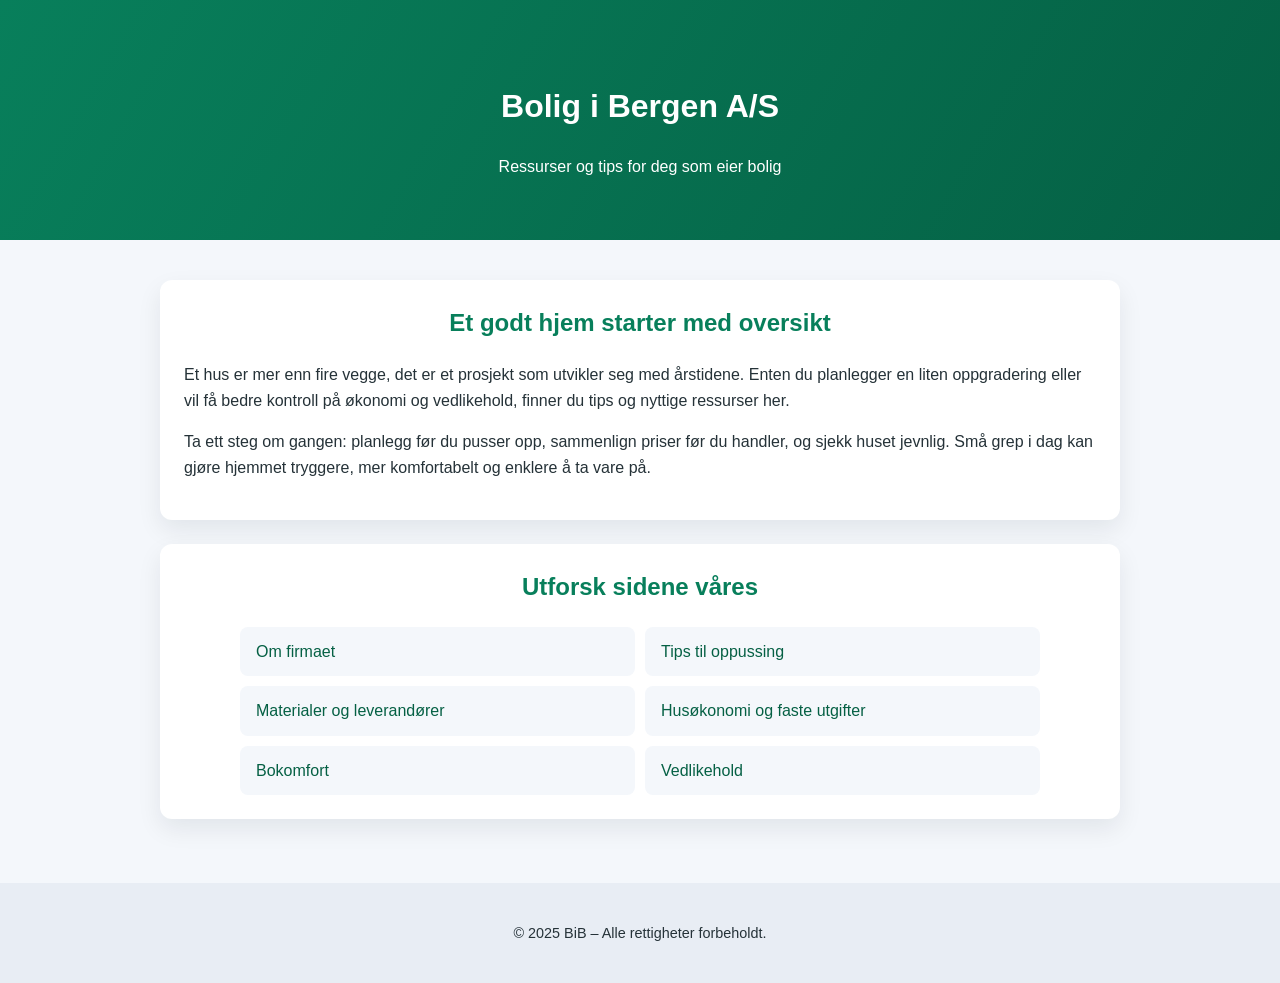
<file: nettsted/index.html>
<!DOCTYPE html>
<html lang="nb">
<head>
  <meta charset="UTF-8">
  <meta name="viewport" content="width=device-width, initial-scale=1">
  <title>Bolig i Bergen – Hjem</title>
  <link rel="stylesheet" href="css/index/styles.css" type="text/css">
</head>
<body>
  <header>
    <h1>Bolig i Bergen A/S</h1>
    <p>Ressurser og tips for deg som eier bolig</p>
  </header>
  <main>
    <section>
      <h2>Et godt hjem starter med oversikt</h2>
      <p>Et hus er mer enn fire vegge, det er et prosjekt som utvikler seg med årstidene. Enten du planlegger en liten oppgradering eller vil få bedre kontroll på økonomi og vedlikehold, finner du tips og nyttige ressurser her.</p>
      <p>Ta ett steg om gangen: planlegg før du pusser opp, sammenlign priser før du handler, og sjekk huset jevnlig. Små grep i dag kan gjøre hjemmet tryggere, mer komfortabelt og enklere å ta vare på.</p>
    </section>
    <section>
      <h2>Utforsk sidene våres</h2>
      <ul class="page-list">
        <li><a href="1/index.html">Om firmaet</a></li>
        <li><a href="2/index.html">Tips til oppussing</a></li>
        <li><a href="3/index.html">Materialer og leverandører</a></li>
        <li><a href="4/index.html">Husøkonomi og faste utgifter</a></li>
        <li><a href="5/index.html">Bokomfort</a></li>
        <li><a href="6/index.html">Vedlikehold</a></li>
      </ul>
    </section>
  </main>
  <footer>
    <p>&copy; 2025 BiB – Alle rettigheter forbeholdt.</p>
  </footer>
</body>
</html>
</file>
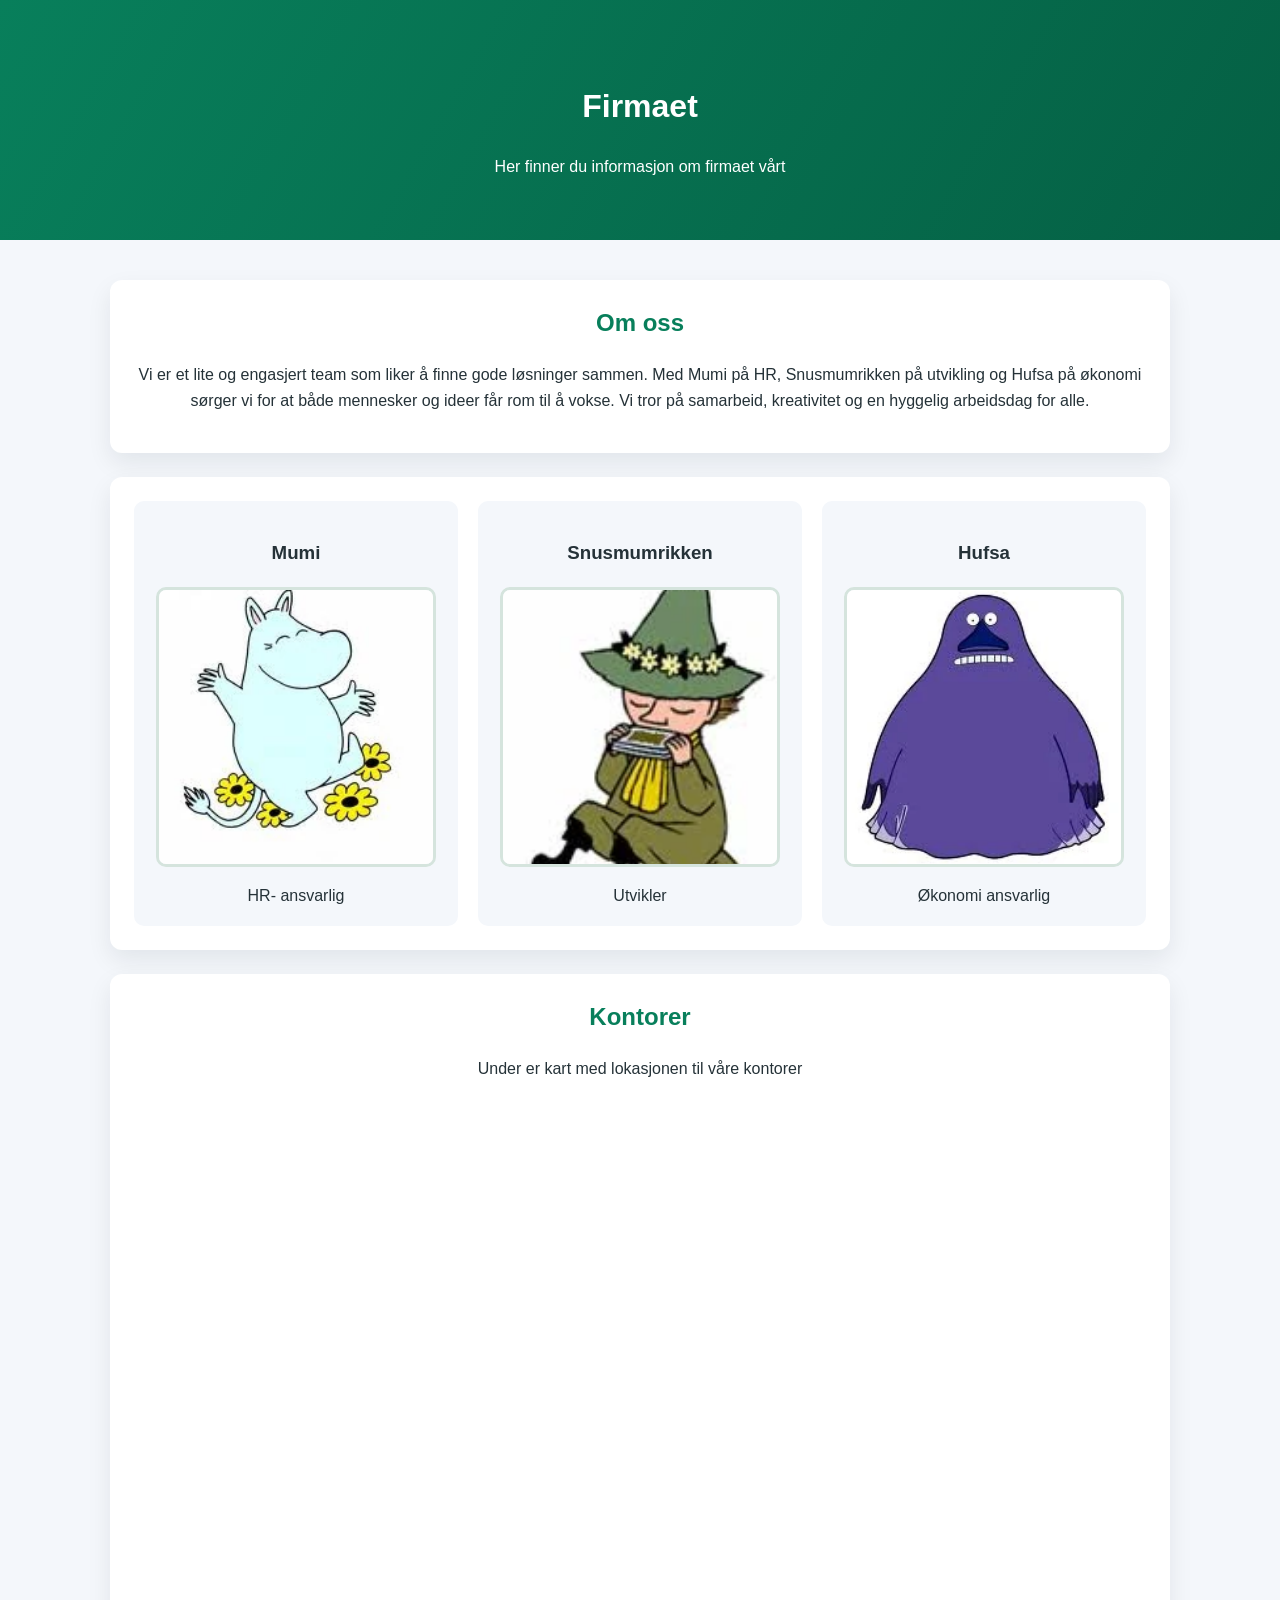
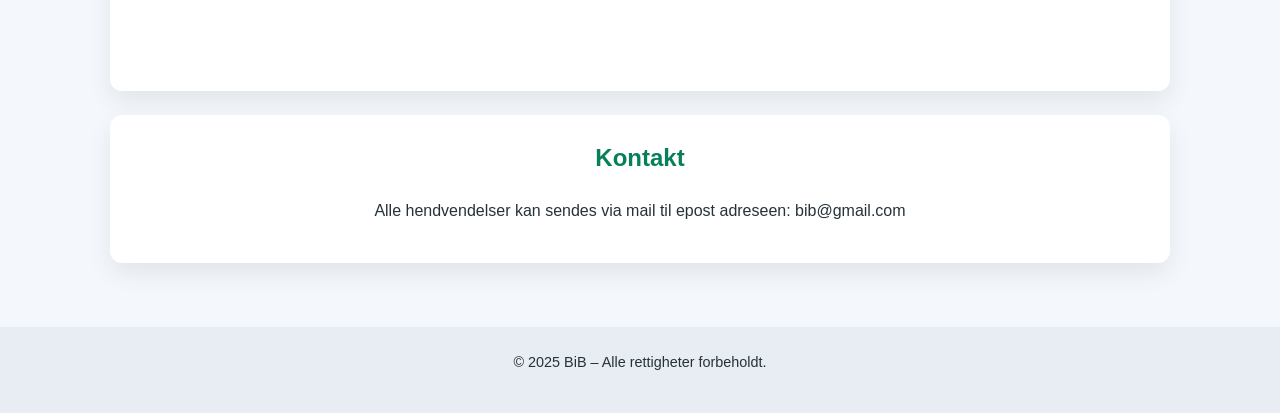
<file: nettsted/1/index.html>
<!DOCTYPE html>
<html lang="en">
<head>
  <meta charset="UTF-8">
  <meta name="viewport" content="width=device-width, initial-scale=1">
  <title>Firmaet</title>
  <link rel="stylesheet" href="../css/1/styles.css" type="text/css">
</head>

<body>
    <header>
      <h1>Firmaet</h1>
      <p>Her finner du informasjon om firmaet vårt</p>
    </header>
  <main>
    <section class="info">
      <h2>Om oss</h2>
      <p>Vi er et lite og engasjert team som liker å finne gode løsninger sammen. Med Mumi på HR, Snusmumrikken på utvikling og Hufsa på økonomi sørger vi for at både mennesker og ideer får rom til å vokse. Vi tror på samarbeid, kreativitet og en hyggelig arbeidsdag for alle.</p>
    </section>
    <section class="ansatte">
      <div class="mumi">
        <h3>Mumi</h3>
        <img src="../images/1/mumi.jpeg" alt="mummi">
        <p>HR- ansvarlig</p>
      </div>
      <div class="snus">
        <h3>Snusmumrikken</h3>
        <img src="../images/1/snus.jpg" alt="snus">
        <p>Utvikler</p>
      </div>
      <div>
        <h3>Hufsa</h3>
        <img src="../images/1/hufsa.jpeg" alt="hufsa">
        <p>Økonomi ansvarlig</p>
      </div>
    </section>
    <section class="kontorer">
      <h2>Kontorer</h2>
      <p>Under er kart med lokasjonen til våre kontorer</p>
      <div style="position:relative;padding-bottom:56.25%;height:250px;overflow:hidden;max-width:50%;margin:0 auto;border-radius:8px;">
        <iframe src="https://maps.google.com/maps?q=hvl%20bergen&t=m&z=15&ie=UTF8&iwloc=B&output=embed" style="position:absolute;top:0;left:0;width:100%;height:100%;border:0;" allowfullscreen loading="lazy" referrerpolicy="no-referrer-when-downgrade"></iframe>
      </div>
    </section>
    <section class="kontakt">
      <h2>Kontakt</h2>
      <p>Alle hendvendelser kan sendes via mail til epost adreseen: bib@gmail.com</p>
    </section>
  </main>

	<footer>
		<p>&copy; 2025 BiB – Alle rettigheter forbeholdt.</p>
	</footer>
</body> 

</html>
</file>
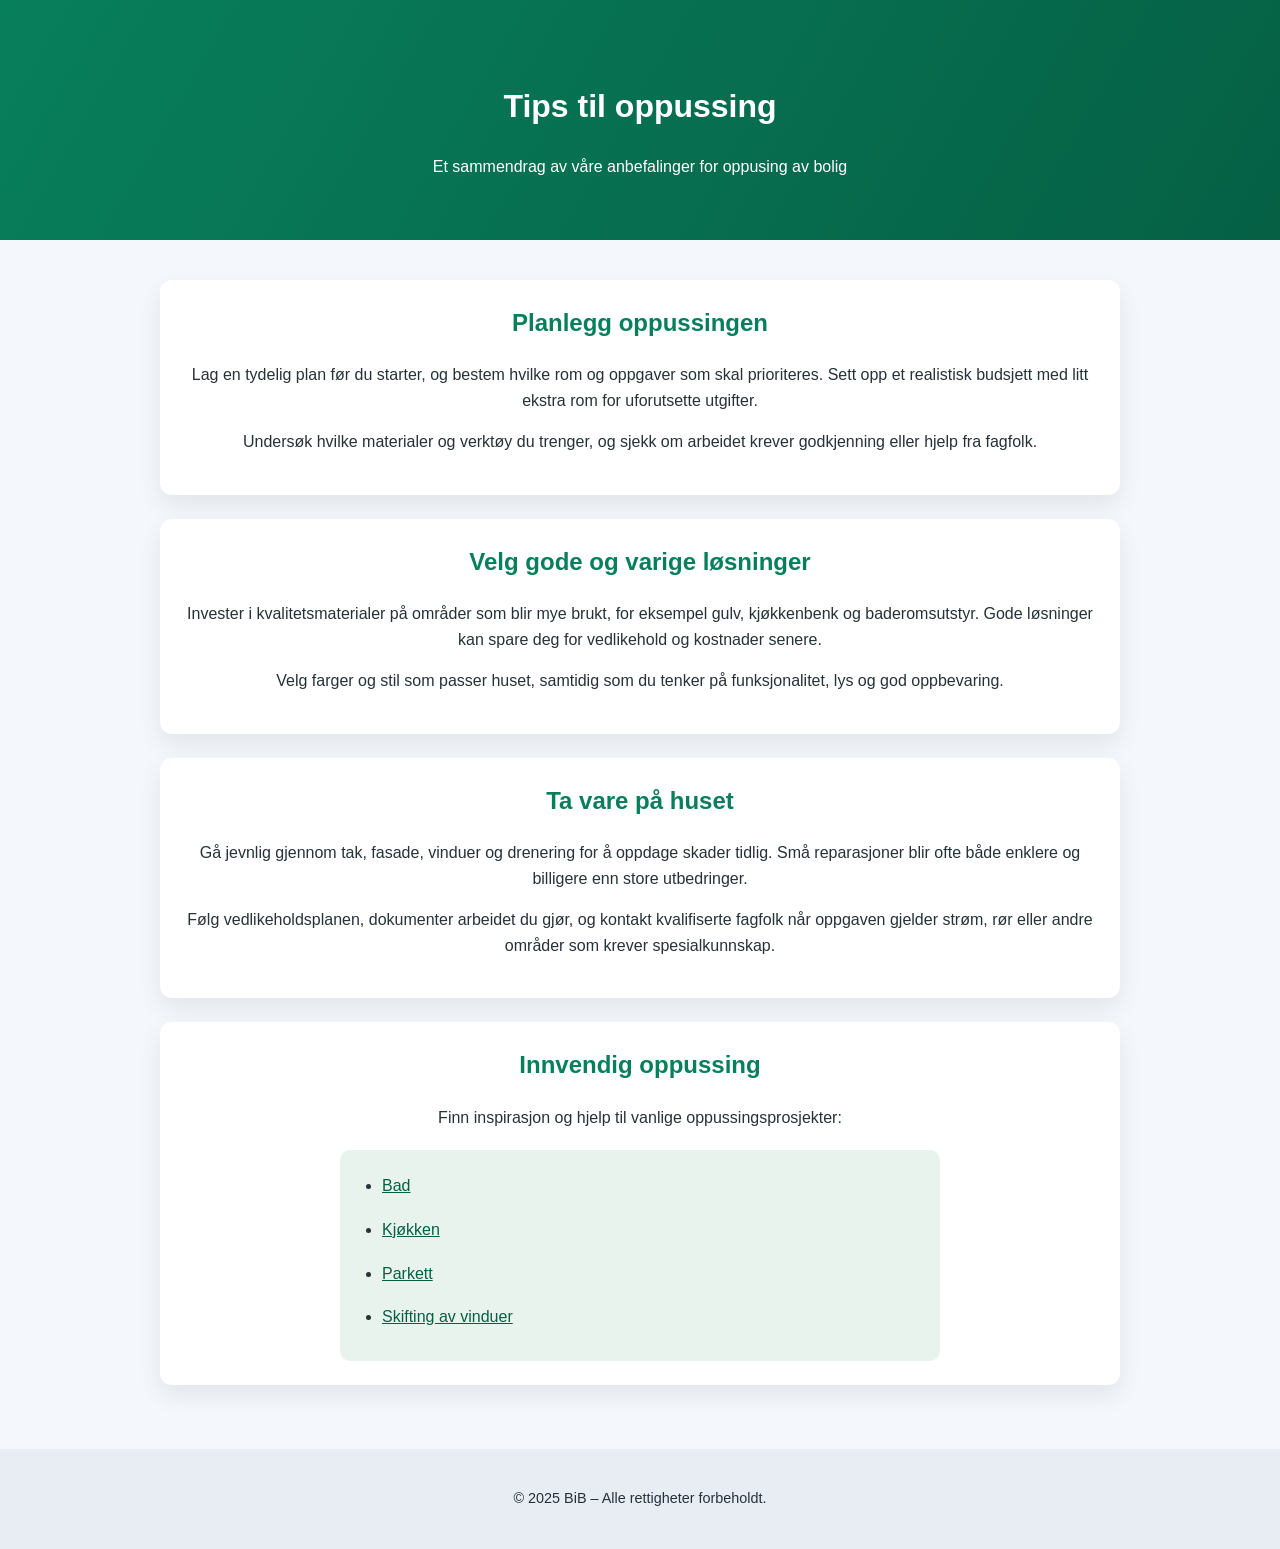
<file: nettsted/2/index.html>
<!DOCTYPE html>
<html lang="nb">
<head>
  <meta charset="UTF-8">
  <meta name="viewport" content="width=device-width, initial-scale=1">
  <title>Oppussing</title>
  <link rel="stylesheet" href="../css/2/styles.css" type="text/css">
</head>
<body>
	  <header>
		<h1>Tips til oppussing</h1>
		<p>Et sammendrag av våre anbefalinger for oppusing av bolig</p>
	</header>
	<main>

		<div>
			<h2>Planlegg oppussingen</h2>
			<p>Lag en tydelig plan før du starter, og bestem hvilke rom og oppgaver som skal prioriteres. Sett opp et realistisk budsjett med litt ekstra rom for uforutsette utgifter.</p>
			<p>Undersøk hvilke materialer og verktøy du trenger, og sjekk om arbeidet krever godkjenning eller hjelp fra fagfolk.</p>
		</div>

		<div>
			<h2>Velg gode og varige løsninger</h2>
			<p>Invester i kvalitetsmaterialer på områder som blir mye brukt, for eksempel gulv, kjøkkenbenk og baderomsutstyr. Gode løsninger kan spare deg for vedlikehold og kostnader senere.</p>
			<p>Velg farger og stil som passer huset, samtidig som du tenker på funksjonalitet, lys og god oppbevaring.</p>
		</div>

		<div>
			<h2>Ta vare på huset</h2>
			<p>Gå jevnlig gjennom tak, fasade, vinduer og drenering for å oppdage skader tidlig. Små reparasjoner blir ofte både enklere og billigere enn store utbedringer.</p>
			<p>Følg vedlikeholdsplanen, dokumenter arbeidet du gjør, og kontakt kvalifiserte fagfolk når oppgaven gjelder strøm, rør eller andre områder som krever spesialkunnskap.</p>
		</div>
		<section class="renovation-links">
			<h2>Innvendig oppussing</h2>
			<p>Finn inspirasjon og hjelp til vanlige oppussingsprosjekter:</p>
			<ul>
				<li><a href="https://bergenbadrenovering.no/" target="_blank" rel="noopener noreferrer">Bad</a></li>
				<li><a href="https://www.bergenoi.no/hjem/oppussing-kjokken/" target="_blank" rel="noopener noreferrer">Kjøkken</a></li>
				<li><a href="https://www.parkettservice.no/" target="_blank" rel="noopener noreferrer">Parkett</a></li>
				<li><a href="https://oppussingbergen.no/bytte-vinduer-en-investering-i-bokomfort-og-energisparing/" target="_blank" rel="noopener noreferrer">Skifting av vinduer</a></li>
			</ul>
		</section>
	</main>

	<footer>
		<p>&copy; 2025 BiB – Alle rettigheter forbeholdt.</p>
	</footer>
</body>
</html>
</file>
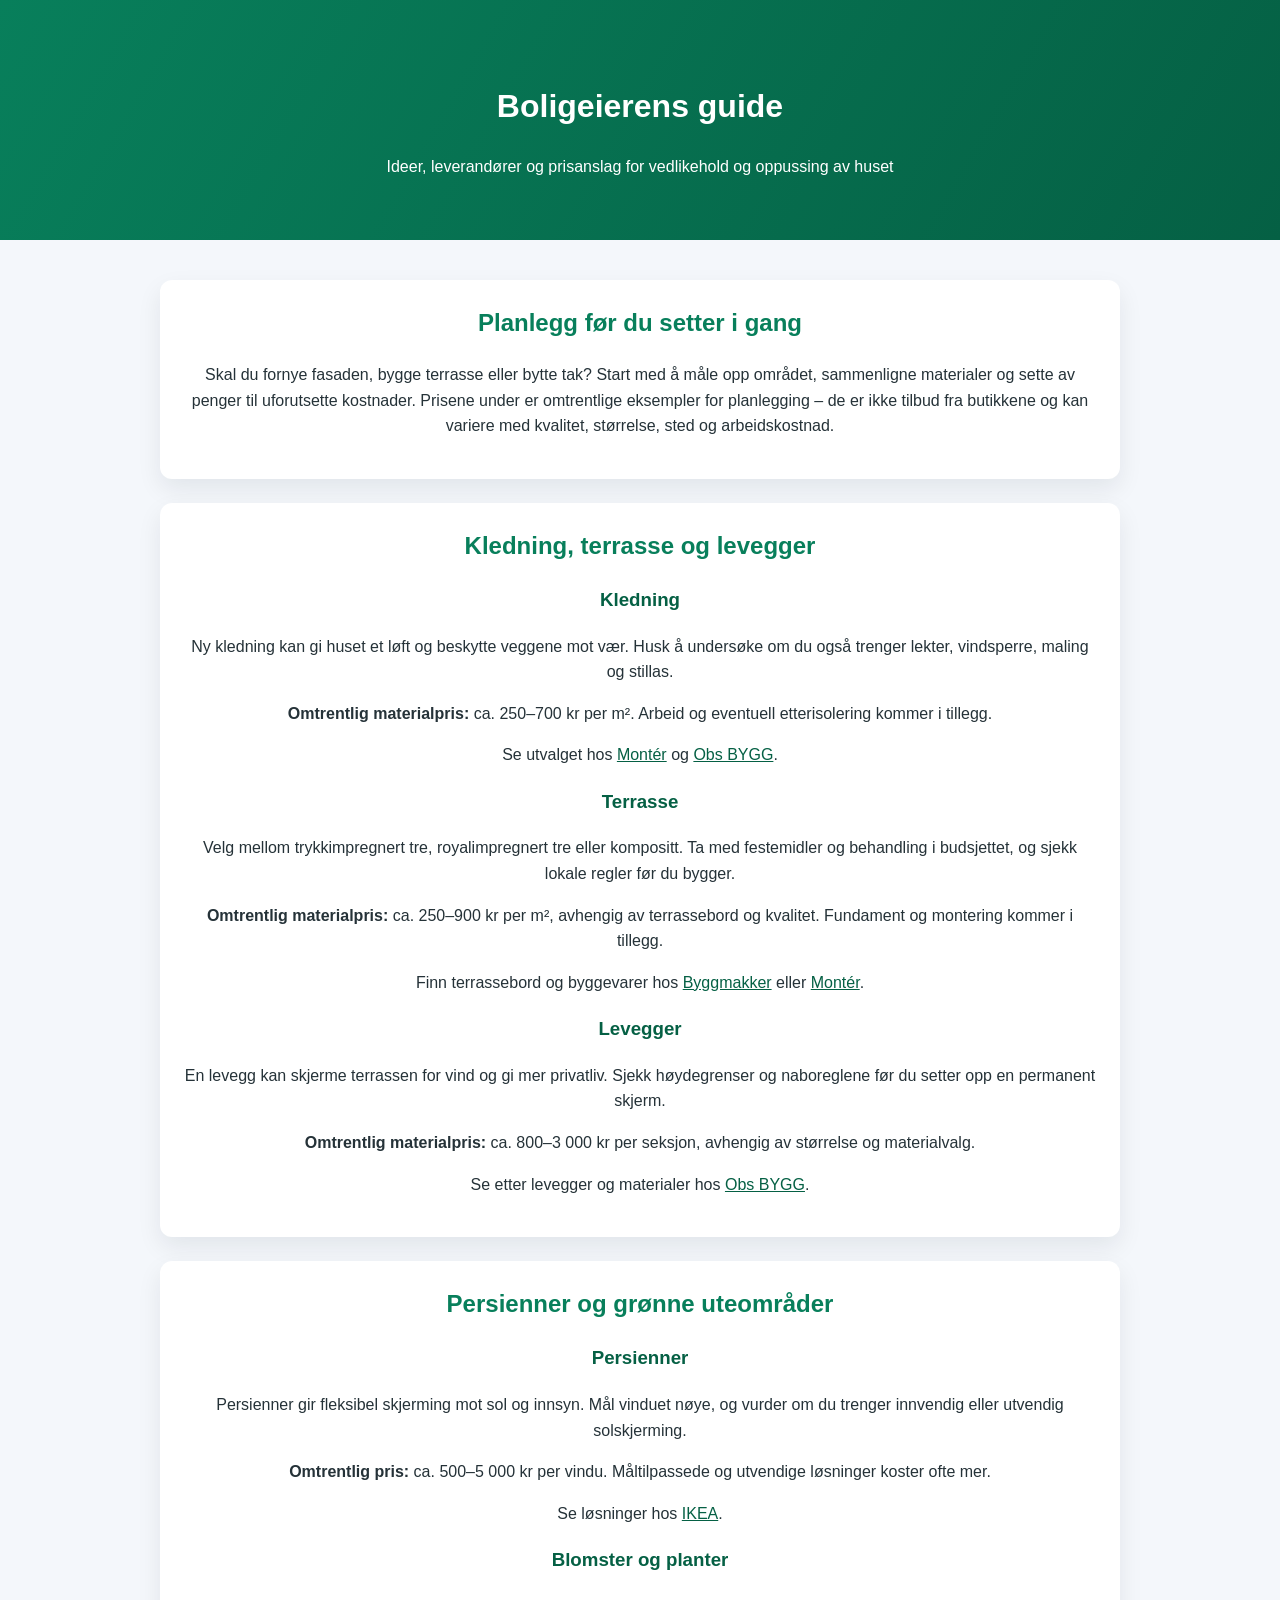
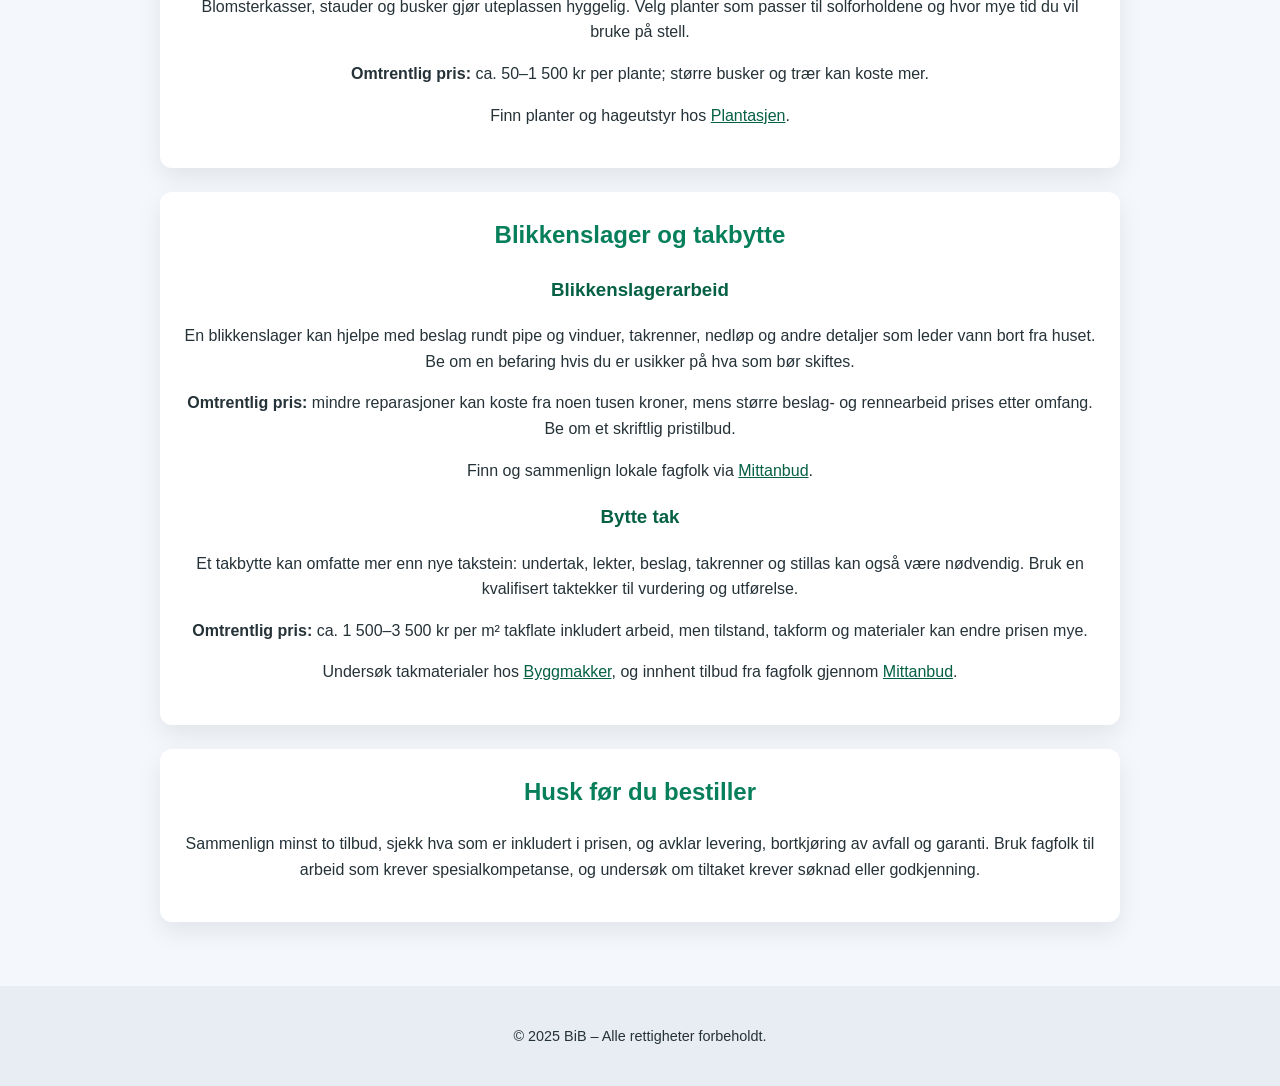
<file: nettsted/3/index.html>
<!DOCTYPE html>
<html lang="nb">
<head>
  <meta charset="UTF-8">
  <meta name="viewport" content="width=device-width, initial-scale=1">
  <title>Boligeierens guide</title>
  <link rel="stylesheet" href="../css/3/styles.css" type="text/css">
</head>
<body>
  <header>
    <h1>Boligeierens guide</h1>
    <p>Ideer, leverandører og prisanslag for vedlikehold og oppussing av huset</p>
  </header>
  <main>
    <section>
      <h2>Planlegg før du setter i gang</h2>
      <p>Skal du fornye fasaden, bygge terrasse eller bytte tak? Start med å måle opp området, sammenligne materialer og sette av penger til uforutsette kostnader. Prisene under er omtrentlige eksempler for planlegging – de er ikke tilbud fra butikkene og kan variere med kvalitet, størrelse, sted og arbeidskostnad.</p>
    </section>

    <section>
      <h2>Kledning, terrasse og levegger</h2>
      <h3>Kledning</h3>
      <p>Ny kledning kan gi huset et løft og beskytte veggene mot vær. Husk å undersøke om du også trenger lekter, vindsperre, maling og stillas.</p>
      <p><strong>Omtrentlig materialpris:</strong> ca. 250–700 kr per m². Arbeid og eventuell etterisolering kommer i tillegg.</p>
      <p>Se utvalget hos <a href="https://www.monter.no/" target="_blank" rel="noopener noreferrer">Montér</a> og <a href="https://www.obsbygg.no/" target="_blank" rel="noopener noreferrer">Obs BYGG</a>.</p>

      <h3>Terrasse</h3>
      <p>Velg mellom trykkimpregnert tre, royalimpregnert tre eller kompositt. Ta med festemidler og behandling i budsjettet, og sjekk lokale regler før du bygger.</p>
      <p><strong>Omtrentlig materialpris:</strong> ca. 250–900 kr per m², avhengig av terrassebord og kvalitet. Fundament og montering kommer i tillegg.</p>
      <p>Finn terrassebord og byggevarer hos <a href="https://www.byggmakker.no/" target="_blank" rel="noopener noreferrer">Byggmakker</a> eller <a href="https://www.monter.no/" target="_blank" rel="noopener noreferrer">Montér</a>.</p>

      <h3>Levegger</h3>
      <p>En levegg kan skjerme terrassen for vind og gi mer privatliv. Sjekk høydegrenser og naboreglene før du setter opp en permanent skjerm.</p>
      <p><strong>Omtrentlig materialpris:</strong> ca. 800–3 000 kr per seksjon, avhengig av størrelse og materialvalg.</p>
      <p>Se etter levegger og materialer hos <a href="https://www.obsbygg.no/" target="_blank" rel="noopener noreferrer">Obs BYGG</a>.</p>
    </section>

    <section>
      <h2>Persienner og grønne uteområder</h2>
      <h3>Persienner</h3>
      <p>Persienner gir fleksibel skjerming mot sol og innsyn. Mål vinduet nøye, og vurder om du trenger innvendig eller utvendig solskjerming.</p>
      <p><strong>Omtrentlig pris:</strong> ca. 500–5 000 kr per vindu. Måltilpassede og utvendige løsninger koster ofte mer.</p>
      <p>Se løsninger hos <a href="https://www.ikea.com/no/no/cat/gardiner-persienner-10700/" target="_blank" rel="noopener noreferrer">IKEA</a>.</p>

      <h3>Blomster og planter</h3>
      <p>Blomsterkasser, stauder og busker gjør uteplassen hyggelig. Velg planter som passer til solforholdene og hvor mye tid du vil bruke på stell.</p>
      <p><strong>Omtrentlig pris:</strong> ca. 50–1 500 kr per plante; større busker og trær kan koste mer.</p>
      <p>Finn planter og hageutstyr hos <a href="https://www.plantasjen.no/" target="_blank" rel="noopener noreferrer">Plantasjen</a>.</p>
    </section>

    <section>
      <h2>Blikkenslager og takbytte</h2>
      <h3>Blikkenslagerarbeid</h3>
      <p>En blikkenslager kan hjelpe med beslag rundt pipe og vinduer, takrenner, nedløp og andre detaljer som leder vann bort fra huset. Be om en befaring hvis du er usikker på hva som bør skiftes.</p>
      <p><strong>Omtrentlig pris:</strong> mindre reparasjoner kan koste fra noen tusen kroner, mens større beslag- og rennearbeid prises etter omfang. Be om et skriftlig pristilbud.</p>
      <p>Finn og sammenlign lokale fagfolk via <a href="https://mittanbud.no/" target="_blank" rel="noopener noreferrer">Mittanbud</a>.</p>

      <h3>Bytte tak</h3>
      <p>Et takbytte kan omfatte mer enn nye takstein: undertak, lekter, beslag, takrenner og stillas kan også være nødvendig. Bruk en kvalifisert taktekker til vurdering og utførelse.</p>
      <p><strong>Omtrentlig pris:</strong> ca. 1 500–3 500 kr per m² takflate inkludert arbeid, men tilstand, takform og materialer kan endre prisen mye.</p>
      <p>Undersøk takmaterialer hos <a href="https://www.byggmakker.no/" target="_blank" rel="noopener noreferrer">Byggmakker</a>, og innhent tilbud fra fagfolk gjennom <a href="https://mittanbud.no/" target="_blank" rel="noopener noreferrer">Mittanbud</a>.</p>
    </section>

    <section>
      <h2>Husk før du bestiller</h2>
      <p>Sammenlign minst to tilbud, sjekk hva som er inkludert i prisen, og avklar levering, bortkjøring av avfall og garanti. Bruk fagfolk til arbeid som krever spesialkompetanse, og undersøk om tiltaket krever søknad eller godkjenning.</p>
    </section>
  </main>
  <footer>
    <p>&copy; 2025 BiB – Alle rettigheter forbeholdt.</p>
  </footer>
</body>
</html>
</file>
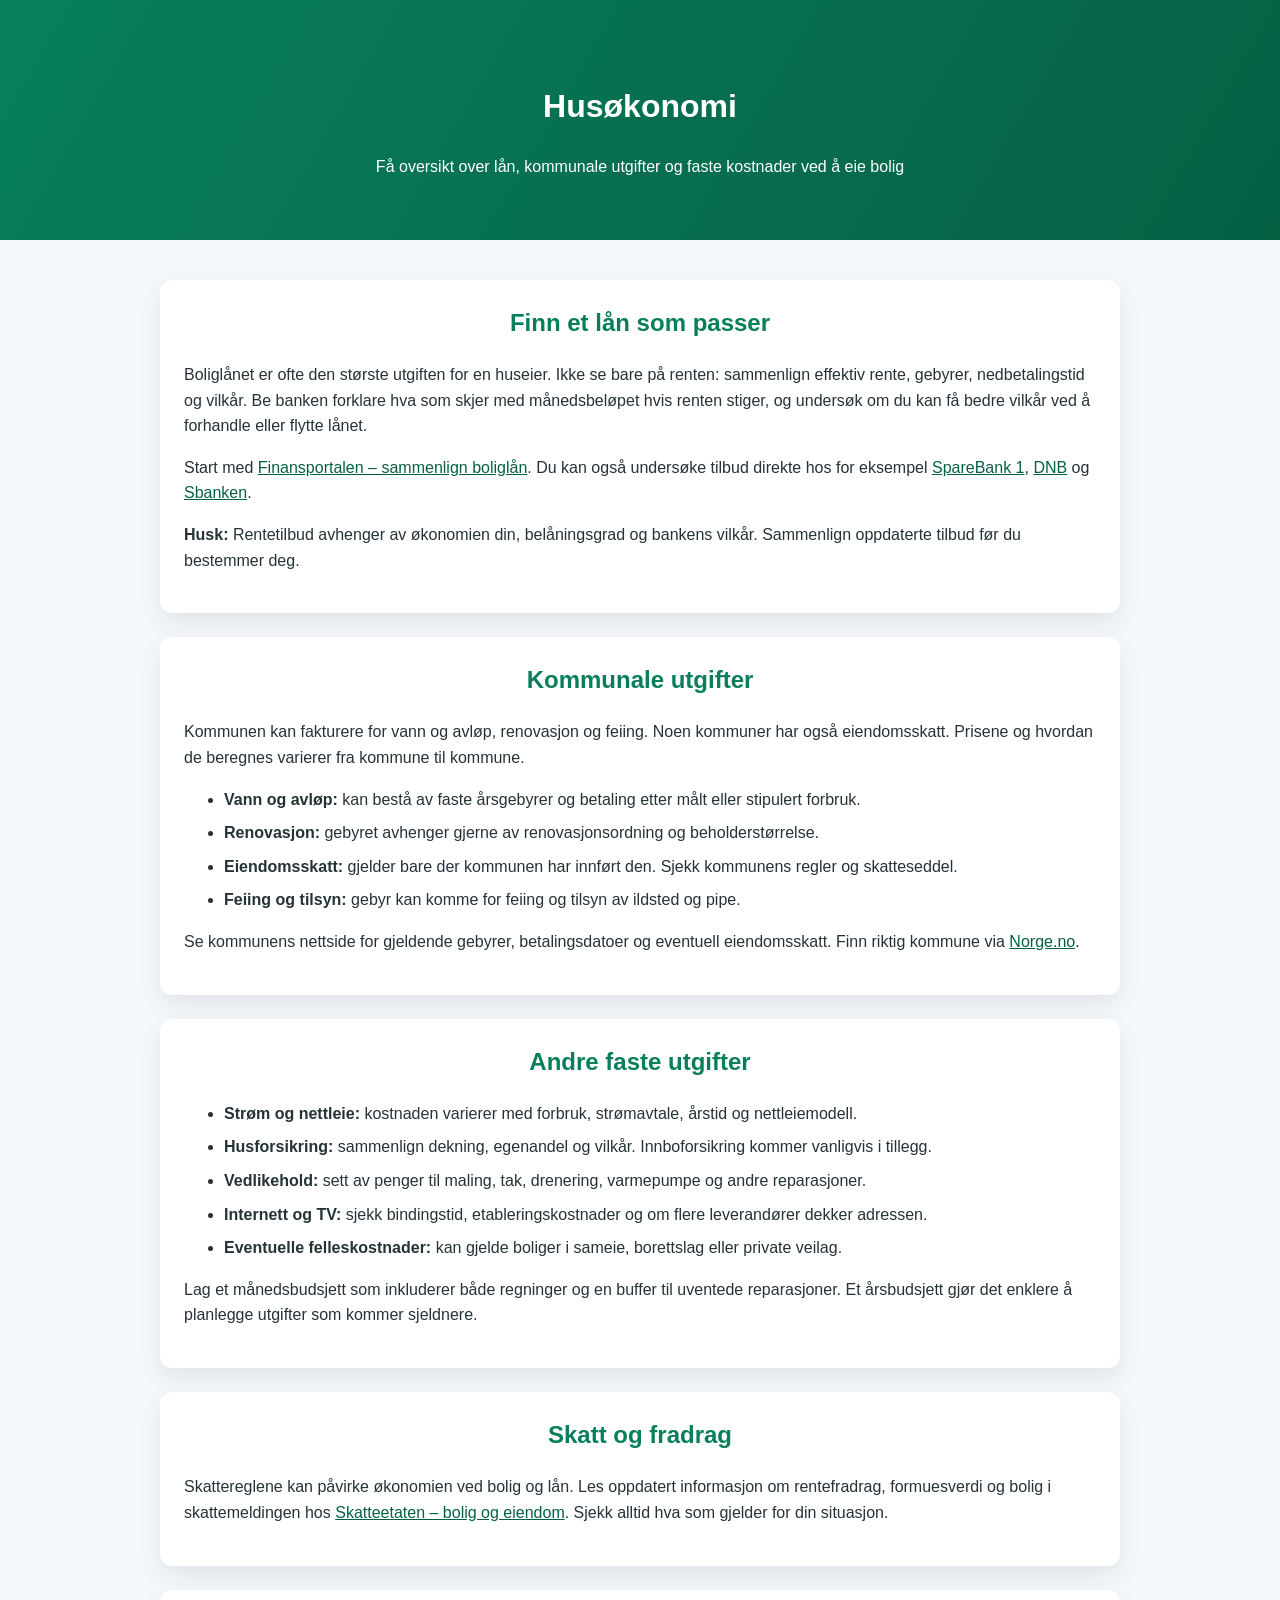
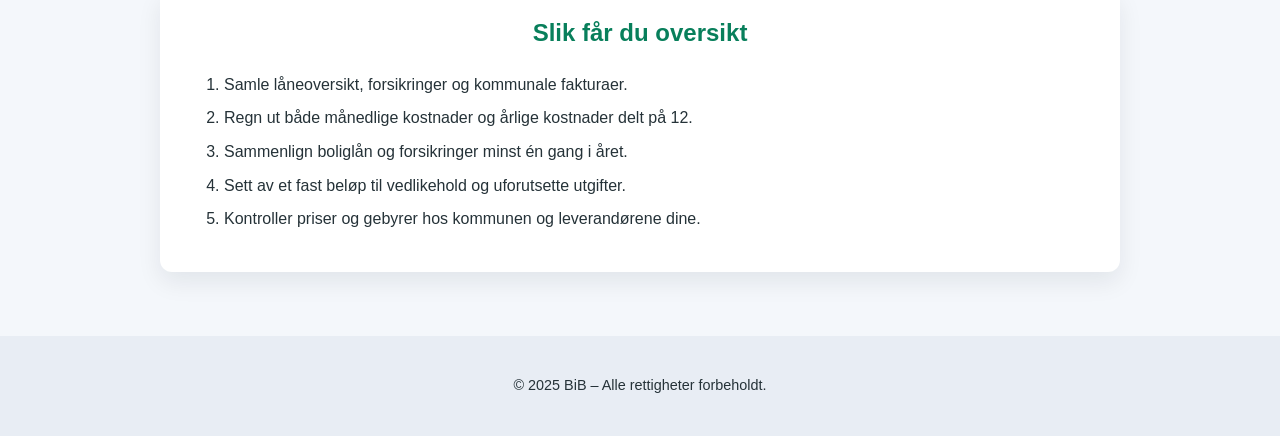
<file: nettsted/4/index.html>
<!DOCTYPE html>
<html lang="nb">
<head>
  <meta charset="UTF-8">
  <meta name="viewport" content="width=device-width, initial-scale=1">
  <title>Husøkonomi</title>
  <link rel="stylesheet" href="../css/4/styles.css" type="text/css">
</head>
<body>
  <header>
    <h1>Husøkonomi</h1>
    <p>Få oversikt over lån, kommunale utgifter og faste kostnader ved å eie bolig</p>
  </header>
  <main>
    <section>
      <h2>Finn et lån som passer</h2>
      <p>Boliglånet er ofte den største utgiften for en huseier. Ikke se bare på renten: sammenlign effektiv rente, gebyrer, nedbetalingstid og vilkår. Be banken forklare hva som skjer med månedsbeløpet hvis renten stiger, og undersøk om du kan få bedre vilkår ved å forhandle eller flytte lånet.</p>
      <p>Start med <a href="https://www.finansportalen.no/bank/boliglan/" target="_blank" rel="noopener noreferrer">Finansportalen – sammenlign boliglån</a>. Du kan også undersøke tilbud direkte hos for eksempel <a href="https://www.sparebank1.no/" target="_blank" rel="noopener noreferrer">SpareBank 1</a>, <a href="https://www.dnb.no/" target="_blank" rel="noopener noreferrer">DNB</a> og <a href="https://www.sbanken.no/" target="_blank" rel="noopener noreferrer">Sbanken</a>.</p>
      <p><strong>Husk:</strong> Rentetilbud avhenger av økonomien din, belåningsgrad og bankens vilkår. Sammenlign oppdaterte tilbud før du bestemmer deg.</p>
    </section>

    <section>
      <h2>Kommunale utgifter</h2>
      <p>Kommunen kan fakturere for vann og avløp, renovasjon og feiing. Noen kommuner har også eiendomsskatt. Prisene og hvordan de beregnes varierer fra kommune til kommune.</p>
      <ul>
        <li><strong>Vann og avløp:</strong> kan bestå av faste årsgebyrer og betaling etter målt eller stipulert forbruk.</li>
        <li><strong>Renovasjon:</strong> gebyret avhenger gjerne av renovasjonsordning og beholderstørrelse.</li>
        <li><strong>Eiendomsskatt:</strong> gjelder bare der kommunen har innført den. Sjekk kommunens regler og skatteseddel.</li>
        <li><strong>Feiing og tilsyn:</strong> gebyr kan komme for feiing og tilsyn av ildsted og pipe.</li>
      </ul>
      <p>Se kommunens nettside for gjeldende gebyrer, betalingsdatoer og eventuell eiendomsskatt. Finn riktig kommune via <a href="https://www.norge.no/" target="_blank" rel="noopener noreferrer">Norge.no</a>.</p>
    </section>

    <section>
      <h2>Andre faste utgifter</h2>
      <ul>
        <li><strong>Strøm og nettleie:</strong> kostnaden varierer med forbruk, strømavtale, årstid og nettleiemodell.</li>
        <li><strong>Husforsikring:</strong> sammenlign dekning, egenandel og vilkår. Innboforsikring kommer vanligvis i tillegg.</li>
        <li><strong>Vedlikehold:</strong> sett av penger til maling, tak, drenering, varmepumpe og andre reparasjoner.</li>
        <li><strong>Internett og TV:</strong> sjekk bindingstid, etableringskostnader og om flere leverandører dekker adressen.</li>
        <li><strong>Eventuelle felleskostnader:</strong> kan gjelde boliger i sameie, borettslag eller private veilag.</li>
      </ul>
      <p>Lag et månedsbudsjett som inkluderer både regninger og en buffer til uventede reparasjoner. Et årsbudsjett gjør det enklere å planlegge utgifter som kommer sjeldnere.</p>
    </section>

    <section>
      <h2>Skatt og fradrag</h2>
      <p>Skattereglene kan påvirke økonomien ved bolig og lån. Les oppdatert informasjon om rentefradrag, formuesverdi og bolig i skattemeldingen hos <a href="https://www.skatteetaten.no/person/skatt/hjelp-til-riktig-skatt/bolig-og-eiendeler/bolig-eiendom-tomt/" target="_blank" rel="noopener noreferrer">Skatteetaten – bolig og eiendom</a>. Sjekk alltid hva som gjelder for din situasjon.</p>
    </section>

    <section>
      <h2>Slik får du oversikt</h2>
      <ol>
        <li>Samle låneoversikt, forsikringer og kommunale fakturaer.</li>
        <li>Regn ut både månedlige kostnader og årlige kostnader delt på 12.</li>
        <li>Sammenlign boliglån og forsikringer minst én gang i året.</li>
        <li>Sett av et fast beløp til vedlikehold og uforutsette utgifter.</li>
        <li>Kontroller priser og gebyrer hos kommunen og leverandørene dine.</li>
      </ol>
    </section>
  </main>
  <footer>
    <p>&copy; 2025 BiB – Alle rettigheter forbeholdt.</p>
  </footer>
</body>
</html>
</file>
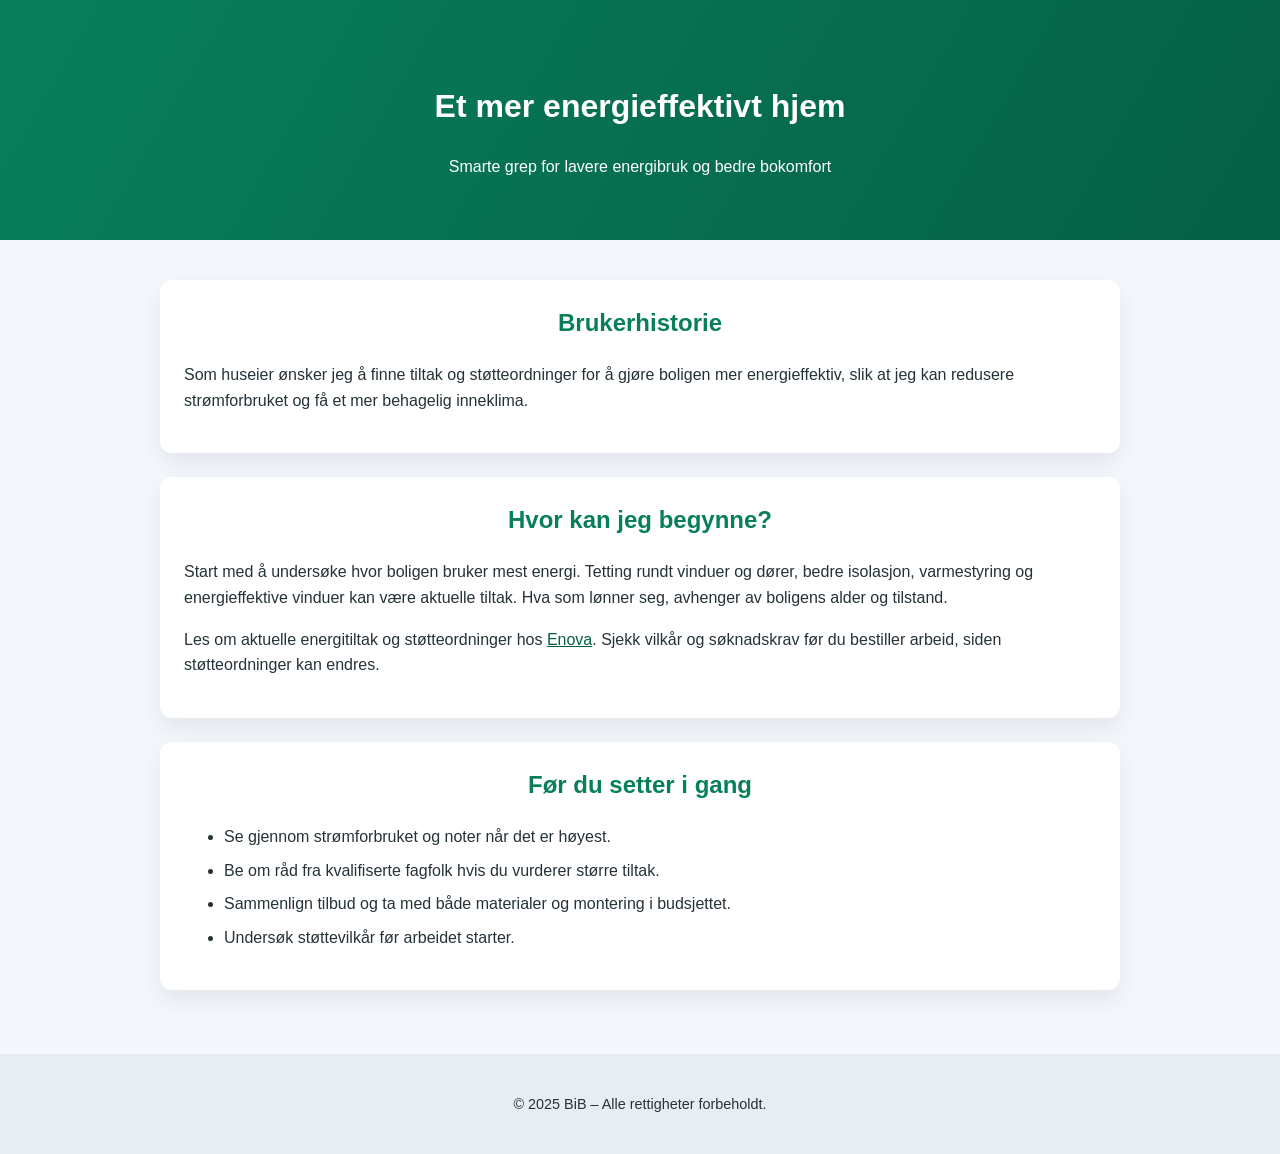
<file: nettsted/5/index.html>
<!DOCTYPE html>
<html lang="nb">
<head>
  <meta charset="UTF-8">
  <meta name="viewport" content="width=device-width, initial-scale=1">
  <title>Bokomfort</title>
  <link rel="stylesheet" href="../css/5/styles.css" type="text/css">
</head>
<body>
  <header>
    <h1>Et mer energieffektivt hjem</h1>
    <p>Smarte grep for lavere energibruk og bedre bokomfort</p>
  </header>
  <main>
    <section>
      <h2>Brukerhistorie</h2>
      <p>Som huseier ønsker jeg å finne tiltak og støtteordninger for å gjøre boligen mer energieffektiv, slik at jeg kan redusere strømforbruket og få et mer behagelig inneklima.</p>
    </section>
    <section>
      <h2>Hvor kan jeg begynne?</h2>
      <p>Start med å undersøke hvor boligen bruker mest energi. Tetting rundt vinduer og dører, bedre isolasjon, varmestyring og energieffektive vinduer kan være aktuelle tiltak. Hva som lønner seg, avhenger av boligens alder og tilstand.</p>
      <p>Les om aktuelle energitiltak og støtteordninger hos <a href="https://www.enova.no/privat/" target="_blank" rel="noopener noreferrer">Enova</a>. Sjekk vilkår og søknadskrav før du bestiller arbeid, siden støtteordninger kan endres.</p>
    </section>
    <section>
      <h2>Før du setter i gang</h2>
      <ul>
        <li>Se gjennom strømforbruket og noter når det er høyest.</li>
        <li>Be om råd fra kvalifiserte fagfolk hvis du vurderer større tiltak.</li>
        <li>Sammenlign tilbud og ta med både materialer og montering i budsjettet.</li>
        <li>Undersøk støttevilkår før arbeidet starter.</li>
      </ul>
    </section>
  </main>
  <footer>
    <p>&copy; 2025 BiB – Alle rettigheter forbeholdt.</p>
  </footer>
</body>
</html>
</file>
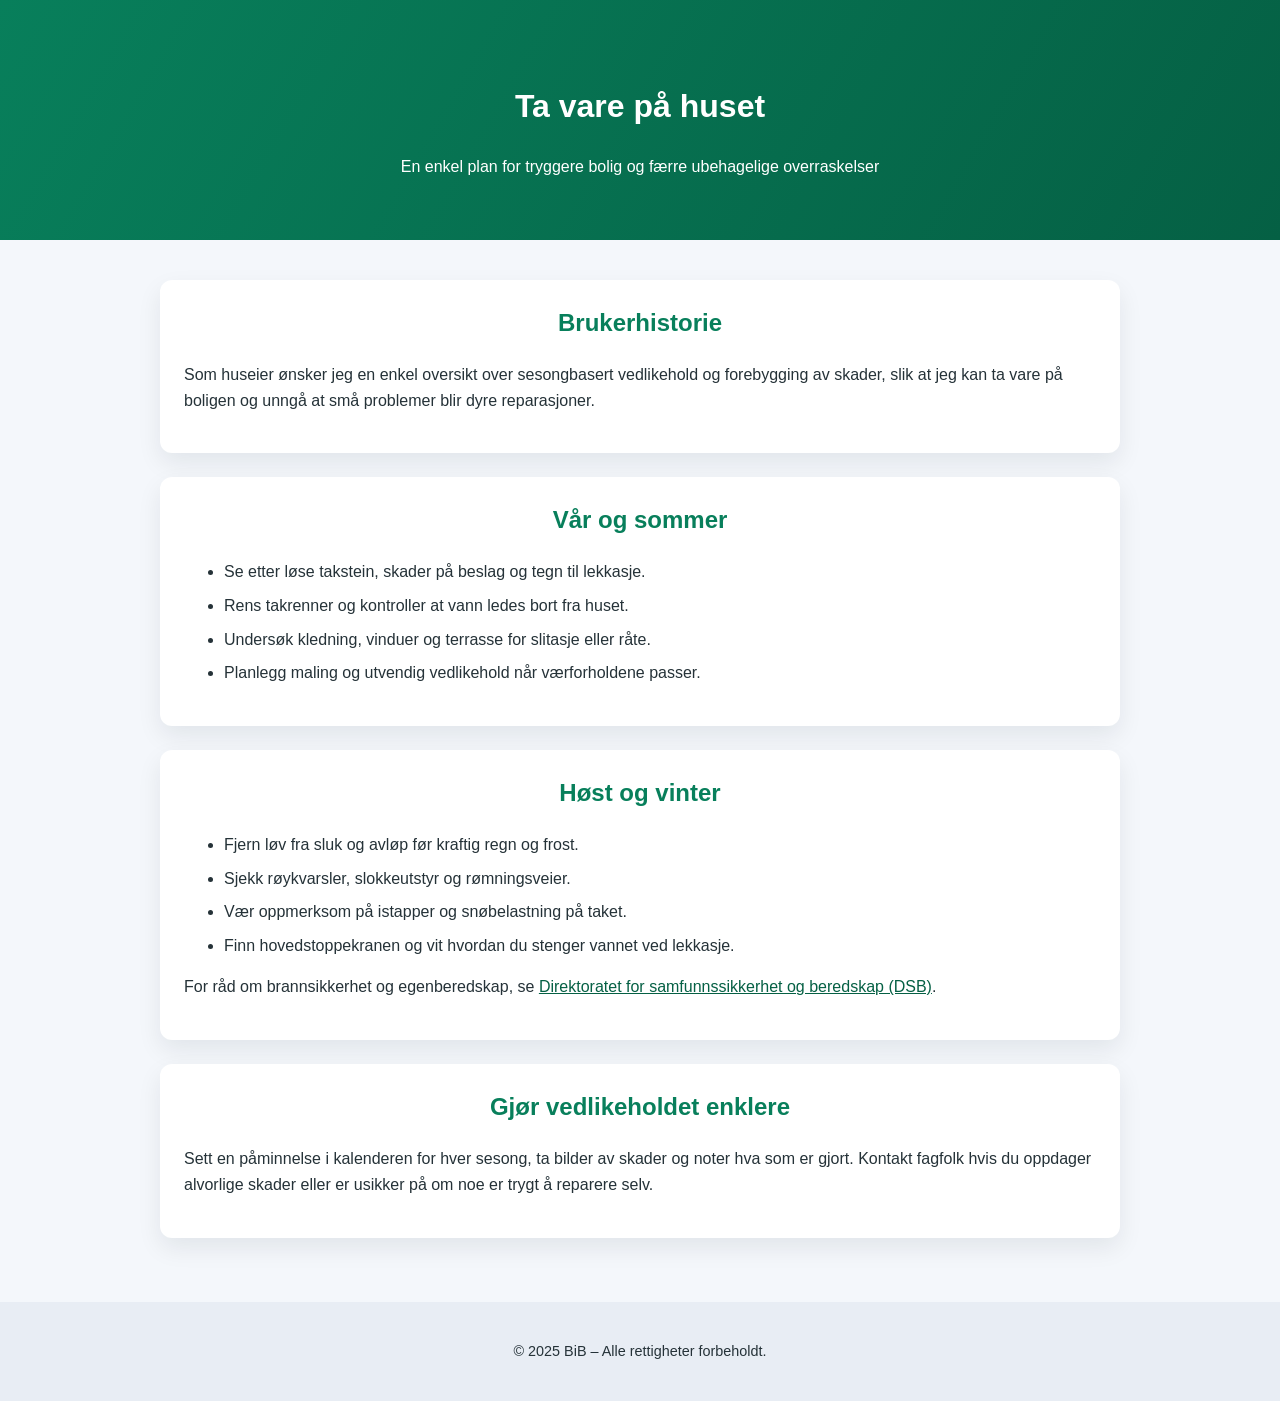
<file: nettsted/6/index.html>
<!DOCTYPE html>
<html lang="nb">
<head>
  <meta charset="UTF-8">
  <meta name="viewport" content="width=device-width, initial-scale=1">
  <title>Vedlikehold</title>
  <link rel="stylesheet" href="../css/6/styles.css" type="text/css">
</head>
<body>
  <header>
    <h1>Ta vare på huset</h1>
    <p>En enkel plan for tryggere bolig og færre ubehagelige overraskelser</p>
  </header>
  <main>
    <section>
      <h2>Brukerhistorie</h2>
      <p>Som huseier ønsker jeg en enkel oversikt over sesongbasert vedlikehold og forebygging av skader, slik at jeg kan ta vare på boligen og unngå at små problemer blir dyre reparasjoner.</p>
    </section>
    <section>
      <h2>Vår og sommer</h2>
      <ul>
        <li>Se etter løse takstein, skader på beslag og tegn til lekkasje.</li>
        <li>Rens takrenner og kontroller at vann ledes bort fra huset.</li>
        <li>Undersøk kledning, vinduer og terrasse for slitasje eller råte.</li>
        <li>Planlegg maling og utvendig vedlikehold når værforholdene passer.</li>
      </ul>
    </section>
    <section>
      <h2>Høst og vinter</h2>
      <ul>
        <li>Fjern løv fra sluk og avløp før kraftig regn og frost.</li>
        <li>Sjekk røykvarsler, slokkeutstyr og rømningsveier.</li>
        <li>Vær oppmerksom på istapper og snøbelastning på taket.</li>
        <li>Finn hovedstoppekranen og vit hvordan du stenger vannet ved lekkasje.</li>
      </ul>
      <p>For råd om brannsikkerhet og egenberedskap, se <a href="https://www.dsb.no/sikker-beredskap/" target="_blank" rel="noopener noreferrer">Direktoratet for samfunnssikkerhet og beredskap (DSB)</a>.</p>
    </section>
    <section>
      <h2>Gjør vedlikeholdet enklere</h2>
      <p>Sett en påminnelse i kalenderen for hver sesong, ta bilder av skader og noter hva som er gjort. Kontakt fagfolk hvis du oppdager alvorlige skader eller er usikker på om noe er trygt å reparere selv.</p>
    </section>
  </main>
  <footer>
    <p>&copy; 2025 BiB – Alle rettigheter forbeholdt.</p>
  </footer>
</body>
</html>
</file>
<file: nettsted/css/index/styles.css>
:root {
  color-scheme: light;
  --color-primary: #087f5b;
  --color-primary-dark: #056044;
  --color-text: #253238;
  --color-background: #f4f7fb;
  --color-surface: #fff;
  --color-footer: #e8edf4;
  --shadow-card: 0 10px 25px rgba(15, 23, 42, 0.08);
}

* {
  box-sizing: border-box;
}

body {
  display: flex;
  min-height: 100vh;
  flex-direction: column;
  margin: 0;
  background: var(--color-background);
  color: var(--color-text);
  font-family: "Segoe UI", Roboto, sans-serif;
  line-height: 1.6;
}

header {
  padding: 60px 20px;
  background: linear-gradient(120deg, #087f5b, #056044);
  color: #fff;
  text-align: center;
}

header p {
  margin-bottom: 0;
}

main {
  flex: 1;
  max-width: 1000px;
  margin: 0 auto;
  padding: 40px 20px;
  width: 100%;
}

section {
  margin-bottom: 24px;
  padding: 24px;
  border-radius: 12px;
  background: var(--color-surface);
  box-shadow: var(--shadow-card);
}

.page-list {
  display: grid;
  grid-template-columns: repeat(2, minmax(0, 1fr));
  gap: 10px;
  max-width: 800px;
  margin: 0 auto;
  padding: 0;
  list-style: none;
}

.page-list a {
  display: block;
  height: 100%;
  padding: 12px 16px;
  border-radius: 8px;
  background: var(--color-background);
  text-decoration: none;
}

.page-list a:hover {
  background: #e8f3ee;
}

h2 {
  margin-top: 0;
  color: var(--color-primary);
  text-align: center;
}

a {
  color: var(--color-primary-dark);
}

a:hover {
  color: var(--color-primary);
}

a:focus-visible {
  outline: 3px solid #f0b429;
  outline-offset: 3px;
}

footer {
  padding: 24px;
  background: var(--color-footer);
  font-size: 0.9rem;
  text-align: center;
}

@media (max-width: 600px) {
  header {
    padding: 40px 20px;
  }

  main {
    padding: 24px 14px;
  }

  section {
    padding: 20px;
  }

  .page-list {
    grid-template-columns: 1fr;
  }
}
</file>
<file: nettsted/css/1/styles.css>
:root {
  color-scheme: light;
  --color-primary: #087f5b;
  --color-primary-dark: #056044;
  --color-text: #253238;
  --color-background: #f4f7fb;
  --color-surface: #fff;
  --color-footer: #e8edf4;
  --shadow-card: 0 10px 25px rgba(15, 23, 42, 0.08);
}

* {
  box-sizing: border-box;
  text-align: center;
}

body {
  margin: 0;
  background: var(--color-background);
  color: var(--color-text);
  font-family: "Segoe UI", Roboto, sans-serif;
  line-height: 1.6;
}

header {
  padding: 60px 20px;
  background: linear-gradient(120deg, #087f5b, #056044);
  color: #fff;
  text-align: center;
}

header p {
  margin-bottom: 0;
}

main {
  max-width: 1100px;
  margin: 0 auto;
  padding: 40px 20px;
}

section {
  margin-bottom: 24px;
  padding: 24px;
  border-radius: 12px;
  background: var(--color-surface);
  box-shadow: var(--shadow-card);
}

h2,
h3 {
  text-align: center;
}

h2 {
  margin-top: 0;
  color: var(--color-primary);
}

p {
  margin-top: 0;
}

a {
  color: var(--color-primary-dark);
}

a:hover {
  color: var(--color-primary);
}

a:focus-visible {
  outline: 3px solid #f0b429;
  outline-offset: 3px;
}

footer {
  padding: 24px;
  background: var(--color-footer);
  font-size: 0.9rem;
  text-align: center;
}

.ansatte {
  display: grid;
  grid-template-columns: repeat(auto-fit, minmax(min(100%, 220px), 1fr));
  gap: 20px;
  align-items: stretch;
}

.ansatte > div {
  padding: 18px;
  border-radius: 10px;
  background: var(--color-background);
  text-align: center;
}

.ansatte img {
  display: block;
  width: 100%;
  max-width: 280px;
  height: 280px;
  margin: 0 auto 16px;
  border: 3px solid #d5e4dd;
  border-radius: 10px;
  object-fit: cover;
}

.ansatte p {
  margin-bottom: 0;
}

@media (max-width: 600px) {
  header {
    padding: 40px 20px;
  }

  main {
    padding: 24px 14px;
  }

  section {
    padding: 20px;
  }
}
</file>
<file: nettsted/css/2/styles.css>
:root {
  color-scheme: light;
  --color-primary: #087f5b;
  --color-primary-dark: #056044;
  --color-text: #253238;
  --color-background: #f4f7fb;
  --color-surface: #fff;
  --color-footer: #e8edf4;
  --shadow-card: 0 10px 25px rgba(15, 23, 42, 0.08);
}

* {
  box-sizing: border-box;
  text-align: center;
}

body {
  margin: 0;
  background: var(--color-background);
  color: var(--color-text);
  font-family: "Segoe UI", Roboto, sans-serif;
  line-height: 1.6;
}

header {
  padding: 60px 20px;
  background: linear-gradient(120deg, #087f5b, #056044);
  color: #fff;
  text-align: center;
}

header p {
  margin-bottom: 0;
}

main {
  max-width: 1000px;
  margin: 0 auto;
  padding: 40px 20px;
}

main > h1 {
  margin: 0 0 24px;
  color: var(--color-primary);
  text-align: center;
}

main > div {
  margin-bottom: 24px;
  padding: 24px;
  border-radius: 12px;
  background: var(--color-surface);
  box-shadow: var(--shadow-card);
}

main > .renovation-links {
  margin-bottom: 24px;
  padding: 24px;
  border-radius: 12px;
  background: var(--color-surface);
  box-shadow: var(--shadow-card);
}

h2 {
  margin-top: 0;
  color: var(--color-primary);
  text-align: center;
}

.renovation-links ul {
  max-width: 600px;
  margin: 20px auto 0;
  padding: 18px 18px 18px 42px;
  border-radius: 10px;
  background: #e8f3ee;
  text-align: left;
}

.renovation-links li {
  padding: 5px 0;
  text-align: left;
}

a {
  color: var(--color-primary-dark);
}

a:hover {
  color: var(--color-primary);
}

a:focus-visible {
  outline: 3px solid #f0b429;
  outline-offset: 3px;
}

li {
  margin-bottom: 8px;
}

footer {
  padding: 24px;
  background: var(--color-footer);
  font-size: 0.9rem;
  text-align: center;
}

@media (max-width: 600px) {
  header {
    padding: 40px 20px;
  }

  main {
    padding: 24px 14px;
  }

  main > div,
  main > .renovation-links {
    padding: 20px;
  }
}
</file>
<file: nettsted/css/3/styles.css>
:root {
  color-scheme: light;
  --color-primary: #087f5b;
  --color-primary-dark: #056044;
  --color-text: #253238;
  --color-background: #f4f7fb;
  --color-surface: #fff;
  --color-footer: #e8edf4;
  --shadow-card: 0 10px 25px rgba(15, 23, 42, 0.08);
}

* {
  box-sizing: border-box;
  text-align: center;
}


body {
  margin: 0;
  background: var(--color-background);
  color: var(--color-text);
  font-family: "Segoe UI", Roboto, sans-serif;
  line-height: 1.6;
}

header {
  padding: 60px 20px;
  background: linear-gradient(120deg, #087f5b, #056044);
  color: #fff;
  text-align: center;
}

header p {
  margin-bottom: 0;
}

main {
  max-width: 1000px;
  margin: 0 auto;
  padding: 40px 20px;
}

section {
  margin-bottom: 24px;
  padding: 24px;
  border-radius: 12px;
  background: var(--color-surface);
  box-shadow: var(--shadow-card);
}

h2 {
  margin-top: 0;
  color: var(--color-primary);
  text-align: center;
}

h3 {
  color: var(--color-primary-dark);
}

a {
  color: var(--color-primary-dark);
}

a:hover {
  color: var(--color-primary);
}

a:focus-visible {
  outline: 3px solid #f0b429;
  outline-offset: 3px;
}

li {
  margin-bottom: 8px;
}

footer {
  padding: 24px;
  background: var(--color-footer);
  font-size: 0.9rem;
  text-align: center;
}

@media (max-width: 600px) {
  header {
    padding: 40px 20px;
  }

  main {
    padding: 24px 14px;
  }

  section {
    padding: 20px;
  }
}
</file>
<file: nettsted/css/4/styles.css>
:root {
  color-scheme: light;
  --color-primary: #087f5b;
  --color-primary-dark: #056044;
  --color-text: #253238;
  --color-background: #f4f7fb;
  --color-surface: #fff;
  --color-footer: #e8edf4;
  --shadow-card: 0 10px 25px rgba(15, 23, 42, 0.08);
}

* {
  box-sizing: border-box;
}


body {
  margin: 0;
  background: var(--color-background);
  color: var(--color-text);
  font-family: "Segoe UI", Roboto, sans-serif;
  line-height: 1.6;
}

header {
  padding: 60px 20px;
  background: linear-gradient(120deg, #087f5b, #056044);
  color: #fff;
  text-align: center;
}

header p {
  margin-bottom: 0;
}

main {
  max-width: 1000px;
  margin: 0 auto;
  padding: 40px 20px;
}

section {
  margin-bottom: 24px;
  padding: 24px;
  border-radius: 12px;
  background: var(--color-surface);
  box-shadow: var(--shadow-card);
}

h2 {
  margin-top: 0;
  color: var(--color-primary);
  text-align: center;
}

a {
  color: var(--color-primary-dark);
}

a:hover {
  color: var(--color-primary);
}

a:focus-visible {
  outline: 3px solid #f0b429;
  outline-offset: 3px;
}

li {
  margin-bottom: 8px;
}

footer {
  padding: 24px;
  background: var(--color-footer);
  font-size: 0.9rem;
  text-align: center;
}

@media (max-width: 600px) {
  header {
    padding: 40px 20px;
  }

  main {
    padding: 24px 14px;
  }

  section {
    padding: 20px;
  }
}
</file>
<file: nettsted/css/5/styles.css>
:root {
  color-scheme: light;
  --color-primary: #087f5b;
  --color-primary-dark: #056044;
  --color-text: #253238;
  --color-background: #f4f7fb;
  --color-surface: #fff;
  --color-footer: #e8edf4;
  --shadow-card: 0 10px 25px rgba(15, 23, 42, 0.08);
}

* {
  box-sizing: border-box;
}

body {
  margin: 0;
  background: var(--color-background);
  color: var(--color-text);
  font-family: "Segoe UI", Roboto, sans-serif;
  line-height: 1.6;
}

header {
  padding: 60px 20px;
  background: linear-gradient(120deg, #087f5b, #056044);
  color: #fff;
  text-align: center;
}

header p {
  margin-bottom: 0;
}

main {
  max-width: 1000px;
  margin: 0 auto;
  padding: 40px 20px;
}

section {
  margin-bottom: 24px;
  padding: 24px;
  border-radius: 12px;
  background: var(--color-surface);
  box-shadow: var(--shadow-card);
}

h2 {
  margin-top: 0;
  color: var(--color-primary);
  text-align: center;
}

h3 {
  color: var(--color-primary-dark);
}

a {
  color: var(--color-primary-dark);
}

a:hover {
  color: var(--color-primary);
}

a:focus-visible {
  outline: 3px solid #f0b429;
  outline-offset: 3px;
}

li {
  margin-bottom: 8px;
}

footer {
  padding: 24px;
  background: var(--color-footer);
  font-size: 0.9rem;
  text-align: center;
}

@media (max-width: 600px) {
  header {
    padding: 40px 20px;
  }

  main {
    padding: 24px 14px;
  }

  section {
    padding: 20px;
  }
}
</file>
<file: nettsted/css/6/styles.css>
:root {
  color-scheme: light;
  --color-primary: #087f5b;
  --color-primary-dark: #056044;
  --color-text: #253238;
  --color-background: #f4f7fb;
  --color-surface: #fff;
  --color-footer: #e8edf4;
  --shadow-card: 0 10px 25px rgba(15, 23, 42, 0.08);
}

* {
  box-sizing: border-box;
}


body {
  margin: 0;
  background: var(--color-background);
  color: var(--color-text);
  font-family: "Segoe UI", Roboto, sans-serif;
  line-height: 1.6;
}

header {
  padding: 60px 20px;
  background: linear-gradient(120deg, #087f5b, #056044);
  color: #fff;
  text-align: center;
}

header p {
  margin-bottom: 0;
}

main {
  max-width: 1000px;
  margin: 0 auto;
  padding: 40px 20px;
}

section {
  margin-bottom: 24px;
  padding: 24px;
  border-radius: 12px;
  background: var(--color-surface);
  box-shadow: var(--shadow-card);
}

h2 {
  margin-top: 0;
  color: var(--color-primary);
  text-align: center;
}

h3 {
  color: var(--color-primary-dark);
}

a {
  color: var(--color-primary-dark);
}

a:hover {
  color: var(--color-primary);
}

a:focus-visible {
  outline: 3px solid #f0b429;
  outline-offset: 3px;
}

li {
  margin-bottom: 8px;
}

footer {
  padding: 24px;
  background: var(--color-footer);
  font-size: 0.9rem;
  text-align: center;
}

@media (max-width: 600px) {
  header {
    padding: 40px 20px;
  }

  main {
    padding: 24px 14px;
  }

  section {
    padding: 20px;
  }
}
</file>
